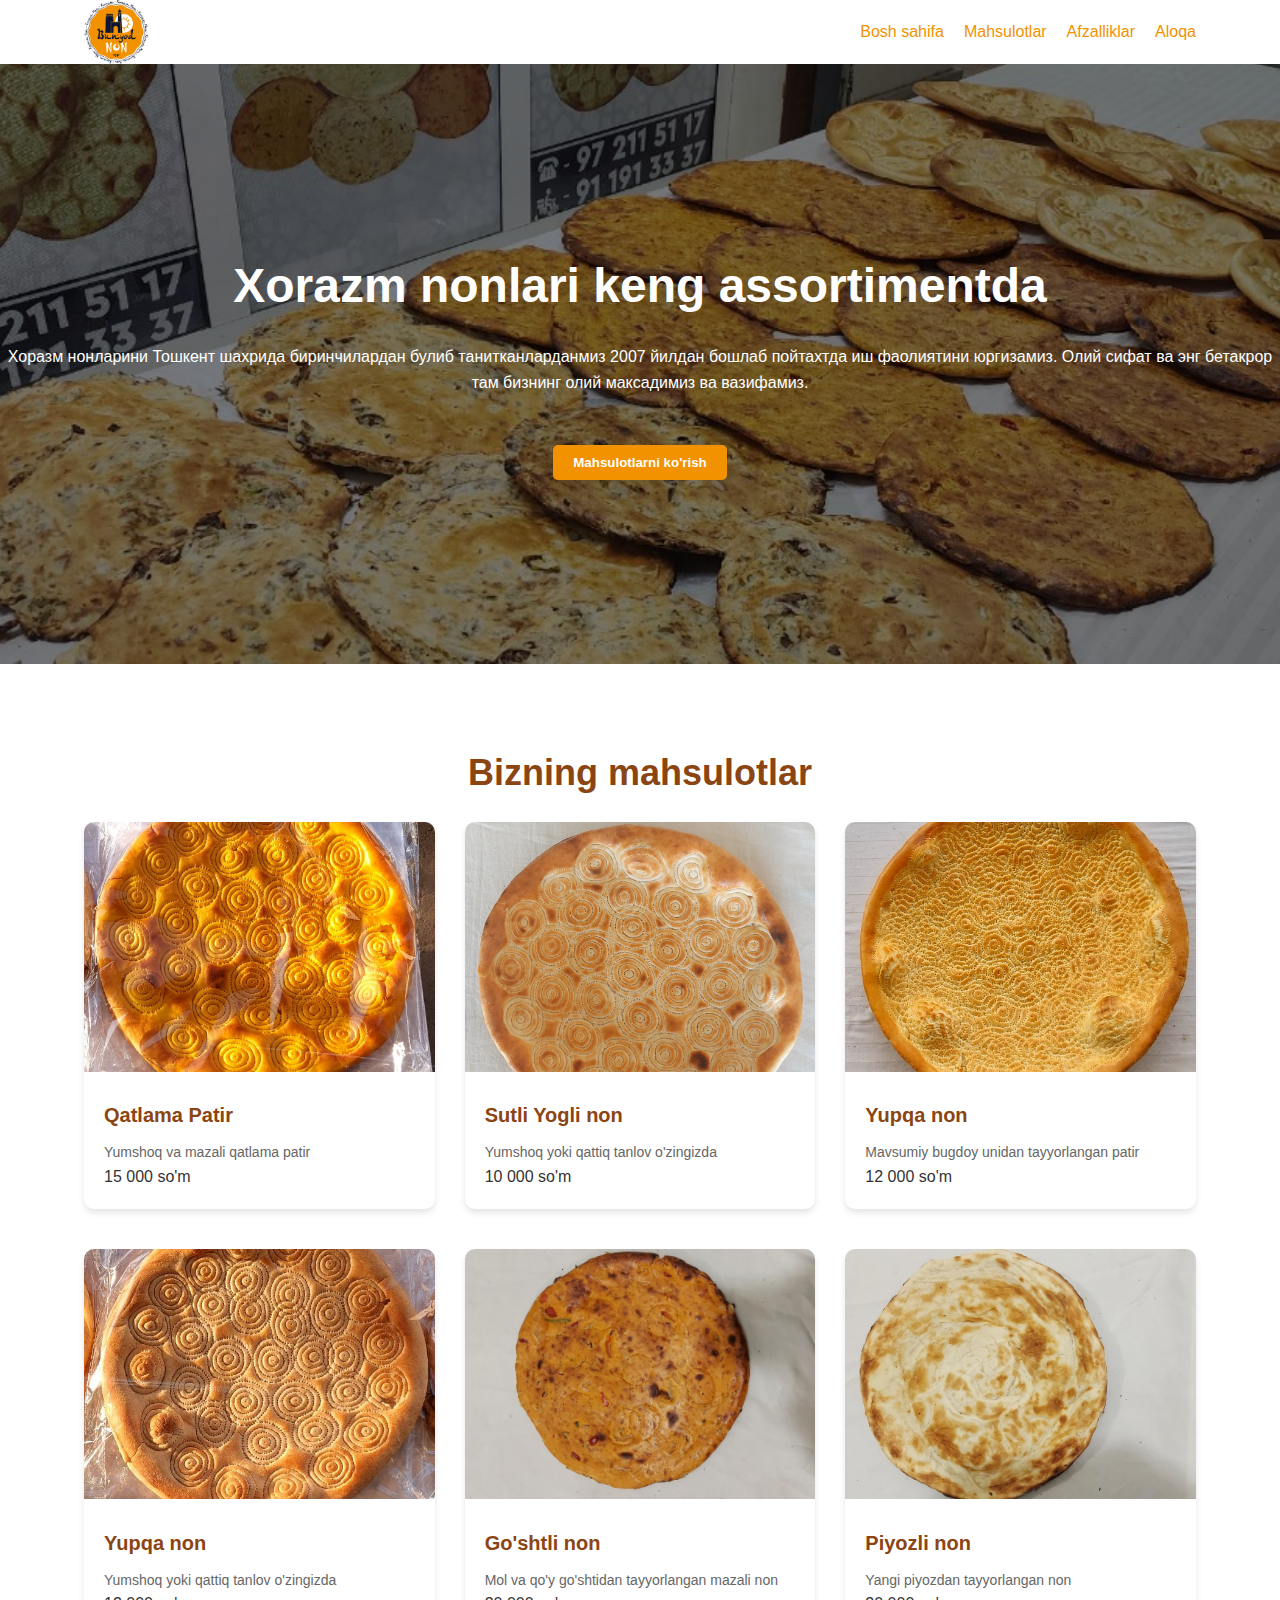
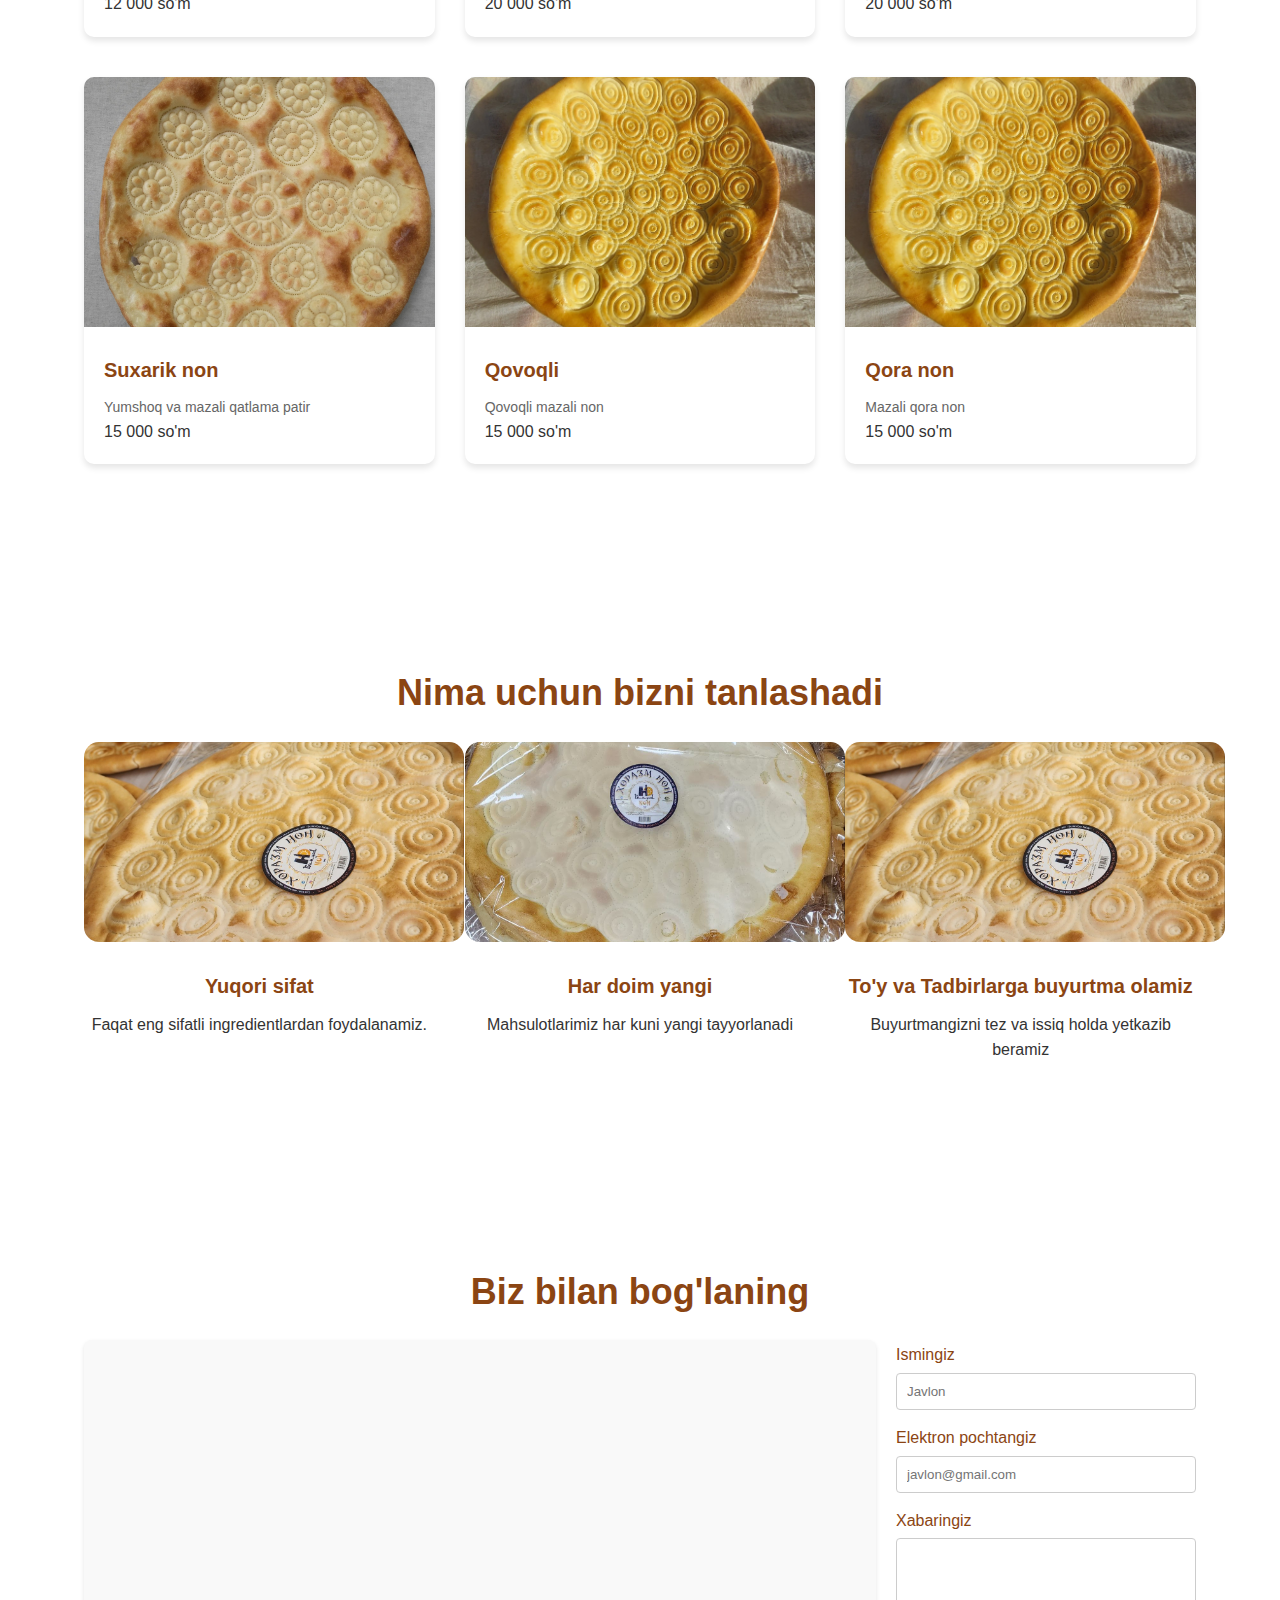
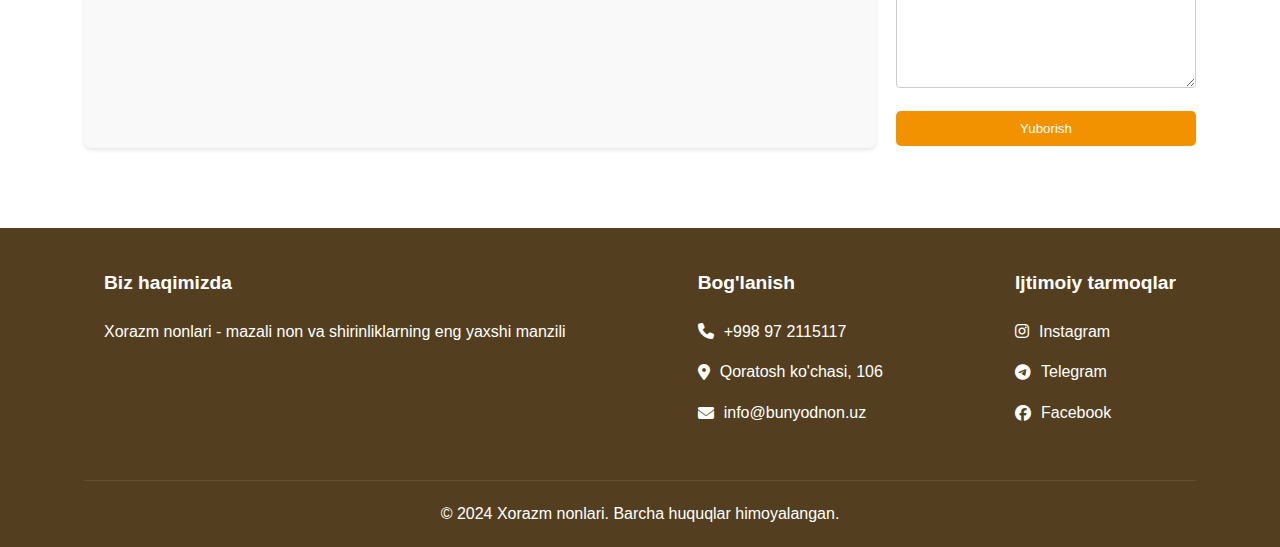
<file: new.html>
<!DOCTYPE html>
<html lang="uz">
  <head>
    <meta charset="UTF-8" />
    <meta name="viewport" content="width=device-width, initial-scale=1.0" />
    <title>Bunyod Non</title>
    <link
      rel="stylesheet"
      href="./assets/styles/style.css
    "
    />
    <link
      rel="stylesheet"
      href="https://cdnjs.cloudflare.com/ajax/libs/font-awesome/6.7.2/css/all.min.css"
      integrity="sha512-Evv84Mr4kqVGRNSgIGL/F/aIDqQb7xQ2vcrdIwxfjThSH8CSR7PBEakCr51Ck+w+/U6swU2Im1vVX0SVk9ABhg=="
      crossorigin="anonymous"
      referrerpolicy="no-referrer"
    />
  </head>
  <body>
    <header>
      <nav class="container">
        <div class="logo">
          <img src="/assets/images/logo.png" alt="4" width="64" height="64" />
        </div>
        <div class="menu-toggle" id="menuToggle">
          <i class="fas fa-bars"></i>
        </div>
        <div class="nav-links" id="navLinks">
          <a href="#home">Bosh sahifa</a>
          <a href="#products">Mahsulotlar</a>
          <a href="#features">Afzalliklar</a>
          <a href="#contact">Aloqa</a>
        </div>
      </nav>
    </header>

    <section id="home" class="hero">
      <div class="hero-content">
        <h1>Xorazm nonlari keng assortimentda</h1>
        <p>
          Хоразм нонларини Тошкент шахрида биринчилардан булиб танитканларданмиз
          2007 йилдан бошлаб пойтахтда иш фаолиятини юргизамиз. Олий сифат ва
          энг бетакрор там бизнинг олий максадимиз ва вазифамиз.
        </p>
        <button class="btn">
          <a href="#products">Mahsulotlarni ko'rish</a>
        </button>
      </div>
    </section>

    <section id="products" class="section">
      <div class="container">
        <h2 class="section-title">Bizning mahsulotlar</h2>
        <div class="products">
          <div class="product">
            <img src="/assets/images/non.jpg" alt="Non" />
            <div class="product-info">
              <h3 class="product-title">Qatlama Patir</h3>
              <p class="product-description">Yumshoq va mazali qatlama patir</p>
              <p class="product-sale">15 000 so'm</p>
            </div>
          </div>
          <div class="product">
            <img src="/assets/images/non2.jpg" alt="Bulochka" />
            <div class="product-info">
              <h3 class="product-title">Sutli Yogli non</h3>
              <p class="product-description">
                Yumshoq yoki qattiq tanlov o'zingizda
              </p>
              <p class="product-sale">10 000 so'm</p>
            </div>
          </div>
          <div class="product">
            <img src="/assets/images/non3.jpg" alt="Pirog" />
            <div class="product-info">
              <h3 class="product-title">Yupqa non</h3>
              <p class="product-description">
                Mavsumiy bugdoy unidan tayyorlangan patir
              </p>
              <p class="product-sale">12 000 so'm</p>
            </div>
          </div>
        </div>
        <div class="products">
          <div class="product">
            <img src="/assets/images/non4.jpg" alt="Non" />
            <div class="product-info">
              <h3 class="product-title">Yupqa non</h3>
              <p class="product-description">
                Yumshoq yoki qattiq tanlov o'zingizda
              </p>
              <p class="product-sale">12 000 so'm</p>
            </div>
          </div>
          <div class="product">
            <img src="/assets/images/non5.jpg" alt="Bulochka" />
            <div class="product-info">
              <h3 class="product-title">Go'shtli non</h3>
              <p class="product-description">
                Mol va qo'y go'shtidan tayyorlangan mazali non
              </p>
              <p class="product-sale">20 000 so'm</p>
            </div>
          </div>
          <div class="product">
            <img src="/assets/images/non6.jpg" alt="Pirog" />
            <div class="product-info">
              <h3 class="product-title">Piyozli non</h3>
              <p class="product-description">Yangi piyozdan tayyorlangan non</p>
              <p class="product-sale">20 000 so'm</p>
            </div>
          </div>
        </div>
        <div class="products">
          <div class="product">
            <img src="/assets/images/non7.jpg" alt="Non" />
            <div class="product-info">
              <h3 class="product-title">Suxarik non</h3>
              <p class="product-description">Yumshoq va mazali qatlama patir</p>
              <p class="product-sale">15 000 so'm</p>
            </div>
          </div>
          <div class="product">
            <img src="/assets/images/non8.jpg" alt="Bulochka" />
            <div class="product-info">
              <h3 class="product-title">Qovoqli</h3>
              <p class="product-description">Qovoqli mazali non</p>
              <p class="product-sale">15 000 so'm</p>
            </div>
          </div>
          <div class="product">
            <img src="/assets/images/non9.jpg" alt="Pirog" />
            <div class="product-info">
              <h3 class="product-title">Qora non</h3>
              <p class="product-description">Mazali qora non</p>
              <p class="product-sale">15 000 so'm</p>
            </div>
          </div>
        </div>
      </div>
    </section>

    <section id="features" class="section">
      <div class="container">
        <h2 class="section-title">Nima uchun bizni tanlashadi</h2>
        <div class="features">
          <div class="feature">
            <img src="/assets/images/non11.jpg" alt="Sifat" />
            <h3 class="feature-title">Yuqori sifat</h3>
            <p>Faqat eng sifatli ingredientlardan foydalanamiz.</p>
          </div>
          <div class="feature">
            <img src="/assets/images/non10.jpg" alt="Yangilik" />
            <h3 class="feature-title">Har doim yangi</h3>
            <p>Mahsulotlarimiz har kuni yangi tayyorlanadi</p>
          </div>
          <div class="feature">
            <img src="/assets/images/non11.jpg" alt="Yetkazib berish" />
            <h3 class="feature-title">To'y va Tadbirlarga buyurtma olamiz</h3>
            <p>Buyurtmangizni tez va issiq holda yetkazib beramiz</p>
          </div>
        </div>
      </div>
    </section>

    <section id="contact" class="section">
      <h2 class="section-title">Biz bilan bog'laning</h2>
      <div class="container contact-wrapper">
        <div class="contact-card">
          <iframe
            style="width: 100%; height: 400px"
            src="https://yandex.ru/map-widget/v1/?um=constructor%3Afba955f5a03926a440c193292eb645f09e501e4f0a6d54ffd3c14a82b7515290&amp;source=constructor"
            frameborder="0"
            title="webase.uz location"
          ></iframe>
        </div>
        <div class="contact-form-wrapper">
          <form class="contact-form">
            <div class="form-group">
              <label for="name">Ismingiz</label>
              <input
                type="text"
                placeholder="Javlon"
                id="name"
                name="name"
                required
              />
            </div>
            <div class="form-group">
              <label for="email">Elektron pochtangiz</label>
              <input
                type="email"
                placeholder="javlon@gmail.com"
                id="email"
                name="email"
                required
              />
            </div>
            <div class="form-group">
              <label for="message">Xabaringiz</label>
              <textarea id="message" name="message" required></textarea>
            </div>
            <button type="submit" class="btn-form">Yuborish</button>
          </form>
        </div>
      </div>
    </section>

    <footer class="footer">
      <div class="container">
        <div class="footer-content">
          <div class="footer-section">
            <h3>Biz haqimizda</h3>
            <p>
              Xorazm nonlari - mazali non va shirinliklarning eng yaxshi manzili
            </p>
          </div>

          <div class="footer-section">
            <h3>Bog'lanish</h3>
            <ul class="contact-list">
              <li>
                <i class="fas fa-phone"></i>
                <a href="tel:+998972115117">+998 97 2115117</a>
              </li>
              <li>
                <i class="fas fa-map-marker-alt"></i>
                Qoratosh ko'chasi, 106
              </li>
              <li>
                <i class="fas fa-envelope"></i>
                <a href="mailto:info@shirinnonvoyxona.uz">info@bunyodnon.uz</a>
              </li>
            </ul>
          </div>

          <div class="footer-section">
            <h3>Ijtimoiy tarmoqlar</h3>
            <div class="social-links">
              <a href="https://t.me/xorazm_non_tashkent" class="social-link">
                <i class="fab fa-instagram"></i>
                Instagram
              </a>
              <a href="https://t.me/xorazm_non_tashkent" class="social-link">
                <i class="fab fa-telegram"></i>
                Telegram
              </a>
              <a href="https://facebook.com/" class="social-link">
                <i class="fab fa-facebook"></i>
                Facebook
              </a>
            </div>
          </div>
        </div>

        <div class="footer-bottom">
          <p>© 2024 Xorazm nonlari. Barcha huquqlar himoyalangan.</p>
        </div>
      </div>
    </footer>
    <script>
      const menuToggle = document.getElementById("menuToggle");
      const navLinks = document.getElementById("navLinks");

      menuToggle.addEventListener("click", () => {
        navLinks.classList.toggle("active");
        menuToggle.classList.toggle("active");
      });
    </script>
  </body>
</html>
</file>
<file: assets/styles/style.css>
* {
  margin: 0;
  padding: 0;
  box-sizing: border-box;
}
body {
  font-family: "Segoe UI", Tahoma, Geneva, Verdana, sans-serif;
  line-height: 1.6;
  color: #333;
  background-color: #ffffff;
}
.container {
  width: 90%;
  max-width: 1200px;
  margin: 0 auto;
  padding: 0 20px;
}
header {
  background-color: #fff;
  box-shadow: 0 2px 5px rgba(0, 0, 0, 0.1);
  position: relative;
}
.logo {
  display: flex;
  justify-content: space-between;
  align-items: center;
  gap: 15px;
}
.nav-links {
  display: flex;
  gap: 20px;
}
.nav-links a {
  color: #f39200;
  text-decoration: none;
  font-weight: 500;
  transition: color 0.3s;
}
.nav-links a:hover {
  color: #80653b;
}
.menu-toggle {
  display: none;
  font-size: 24px;
  cursor: pointer;
}
.menu-toggle.active {
  color: #f39200;
}
nav {
  display: flex;
  justify-content: space-between;
  align-items: center;
}
@media (max-width: 768px) {
  .nav-links {
    display: none;
    flex-direction: column;
    position: absolute;
    top: 100%;
    right: 0;
    background-color: #fff9e6;
    box-shadow: 0 4px 6px rgba(0, 0, 0, 0.1);
    width: 100%;
    z-index: 10;
  }
  .nav-links.active {
    display: flex;
  }
  .menu-toggle {
    display: block;
  }
}
.hero {
  background-image: url("/assets/images/nonlar.jpg");
  background-size: cover;
  background-position: center;
  height: 600px;
  display: flex;
  align-items: center;
  justify-content: center;
  text-align: center;
  color: #fff;
  position: relative;
  background-attachment: fixed;
}
.hero::before {
  content: "";
  position: absolute;
  top: 0;
  left: 0;
  right: 0;
  bottom: 0;
  background-color: rgba(0, 0, 0, 0.5);
}
.hero-content {
  position: relative;
  z-index: 1;
}
.hero h1 {
  font-size: 48px;
  margin-bottom: 20px;
  color: #fff;
}
.btn {
  display: inline-block;
  background-color: #f39200;
  padding: 10px 20px;
  margin-top: 50px;
  border: 0;
  border-radius: 5px;
}
.btn a {
  text-decoration: none;
  color: #fff;
  font-weight: bold;
  transition: background-color 0.3s;
}
.btn:hover {
  background-color: #a17a40;
  color: #f39200;
  transition: all ease 0.5s;
}
.section {
  padding: 80px 0;
}
.section-title {
  text-align: center;
  font-size: 36px;
  margin-bottom: 40px;
  color: #8b4513;
}
.products {
  display: flex;
  justify-content: space-between;
  flex-wrap: wrap;
}
.product {
  width: calc(33.333% - 20px);
  margin-bottom: 40px;
  background-color: #fff;
  border-radius: 10px;
  overflow: hidden;
  box-shadow: 0 4px 6px rgba(0, 0, 0, 0.1);
  transition: transform 0.3s;
}
.product:hover {
  transform: translateY(-5px);
}
.product img {
  width: 100%;
  height: 250px;
  object-fit: cover;
  background-position: top;
}
.product-info {
  padding: 20px;
}
.product-title {
  font-size: 20px;
  margin-bottom: 10px;
  color: #8b4513;
}
.product-description {
  font-size: 14px;
  color: #666;
}
.features {
  display: flex;
  justify-content: space-between;
  flex-wrap: wrap;
}
.feature {
  width: calc(33.333% - 20px);
  text-align: center;
  margin-bottom: 40px;
}
.feature img {
  width: 380px;
  height: 200px;
  border-radius: 15px;
  margin-bottom: 20px;
  object-fit: cover;
}
.feature-title {
  font-size: 20px;
  margin-bottom: 10px;
  color: #8b4513;
}
.contact-form {
  max-width: 600px;
  margin: 0 auto;
}
.form-group {
  margin-bottom: 20px;
}
.form-group label {
  display: block;
  margin-bottom: 5px;
  color: #8b4513;
}
.form-group input,
.form-group textarea {
  width: 100%;
  padding: 10px;
  border: 1px solid #ddd;
  border-radius: 5px;
}
.form-group textarea {
  height: 150px;
}
footer {
  background-color: #753c14;
  color: #fff;
  text-align: center;
  padding: 20px 0;
}
.contact-form-wrapper {
  min-width: 300px;
}
.contact-wrapper {
  display: flex;
  justify-content: space-between;
  align-items: center;
  gap: 20px;
  flex-wrap: wrap;
}

.contact-card {
  width: 100%;
  flex: 1;
  background: #f9f9f9;
  border-radius: 8px;
  box-shadow: 0 2px 4px rgba(0, 0, 0, 0.1);
}

.section-title {
  margin-bottom: 20px;
}
input {
  outline: none;
}
textarea {
  outline: none;
}
.form-group {
  margin-bottom: 15px;
}
.btn-form {
  display: inline-block;
  background-color: #f39200;
  padding: 10px 20px;
  border: 0;
  width: 100%;
  border-radius: 5px;
  color: #fff;
}
.btn:hover {
  background-color: #a17a40;
  color: #f39200;
  transition: all ease 0.5s;
}
.form-group label {
  display: block;
  margin-bottom: 5px;
}

.form-group input,
.form-group textarea {
  width: 100%;
  padding: 10px;
  border: 1px solid #ccc;
  border-radius: 4px;
}
.footer {
  background-color: #533f20;
  color: white;
  padding: 40px 0 20px;
  font-family: Arial, sans-serif;
}

.footer-content {
  display: flex;
  justify-content: space-between;
  align-items: start;
  gap: 40px;
  flex-wrap: wrap;
  padding: 0 20px;
}

.footer-section h3 {
  color: #fff;
  font-size: 1.2rem;
  text-align: start;
  margin-bottom: 20px;
}

.contact-list {
  list-style: none;
  padding: 0;
}

.contact-list li {
  margin-bottom: 15px;
  display: flex;
  align-items: center;
  gap: 10px;
}

.social-links {
  display: flex;
  flex-direction: column;
  gap: 15px;
}

.social-link {
  color: white;
  text-decoration: none;
  display: flex;
  align-items: center;
  gap: 10px;
  transition: color 0.3s;
}

.social-link:hover {
  color: #a17a40;
}

.footer-bottom {
  text-align: center;
  padding-top: 20px;
  margin-top: 40px;
  border-top: 1px solid rgba(255, 255, 255, 0.1);
}
.contact-list a {
  text-decoration: none;
  color: #fff;
}

@media (max-width: 768px) {
  .products {
    display: block;
  }
  .feature-title {
    text-align: center;
  }
  .features {
    display: block;
  }
  h3 {
    text-align: center;
  }
  .contact-wrapper {
    flex-direction: column;
  }
  .footer-content {
    grid-template-columns: 1fr;
    text-align: center;
  }

  .contact-list li {
    justify-content: center;
  }

  .social-links {
    align-items: center;
  }
}

@media (max-width: 576px) {
  .product {
    width: 100%;
    margin-bottom: 20px;
  }
  .feature {
    width: 100%;
  }
  .feature img {
    width: 200px;
  }

  .contact-card {
    width: 100%;
  }

  .contact-form {
    width: 100%;
  }
}
</file>
